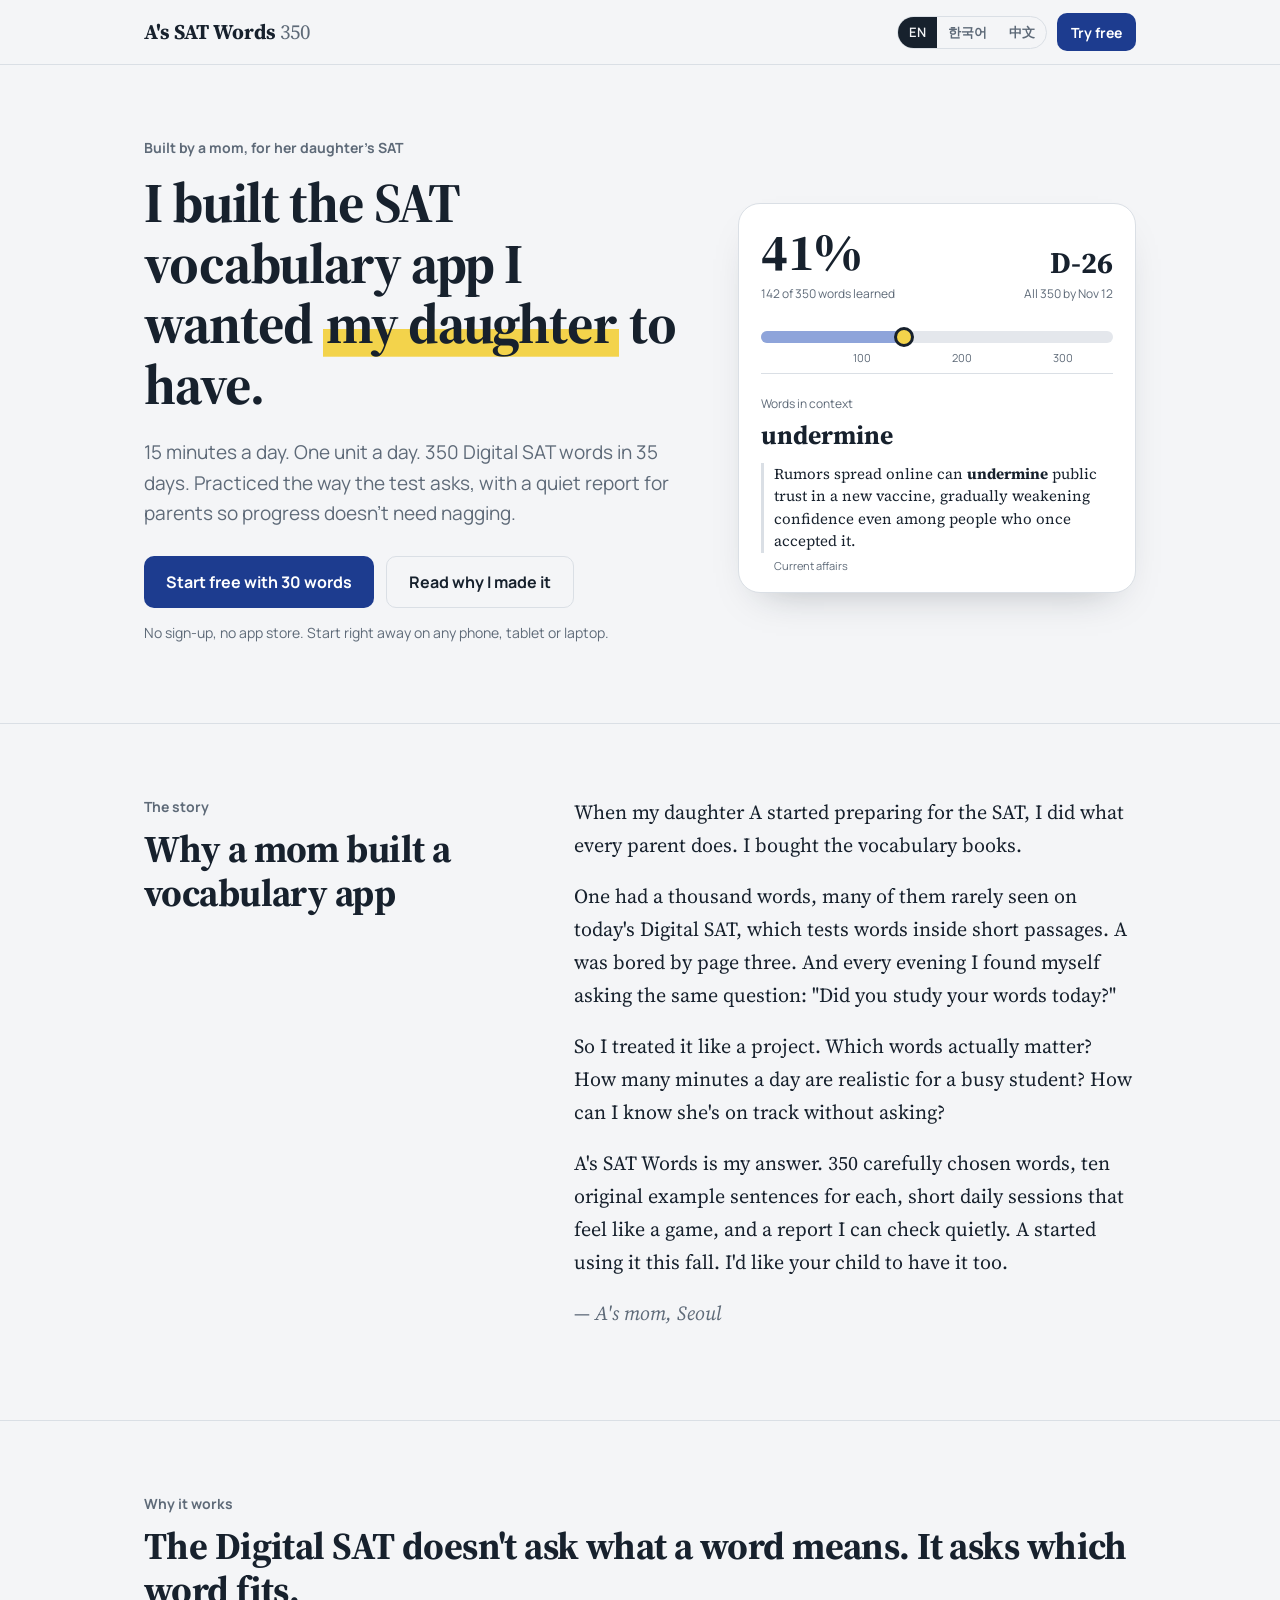
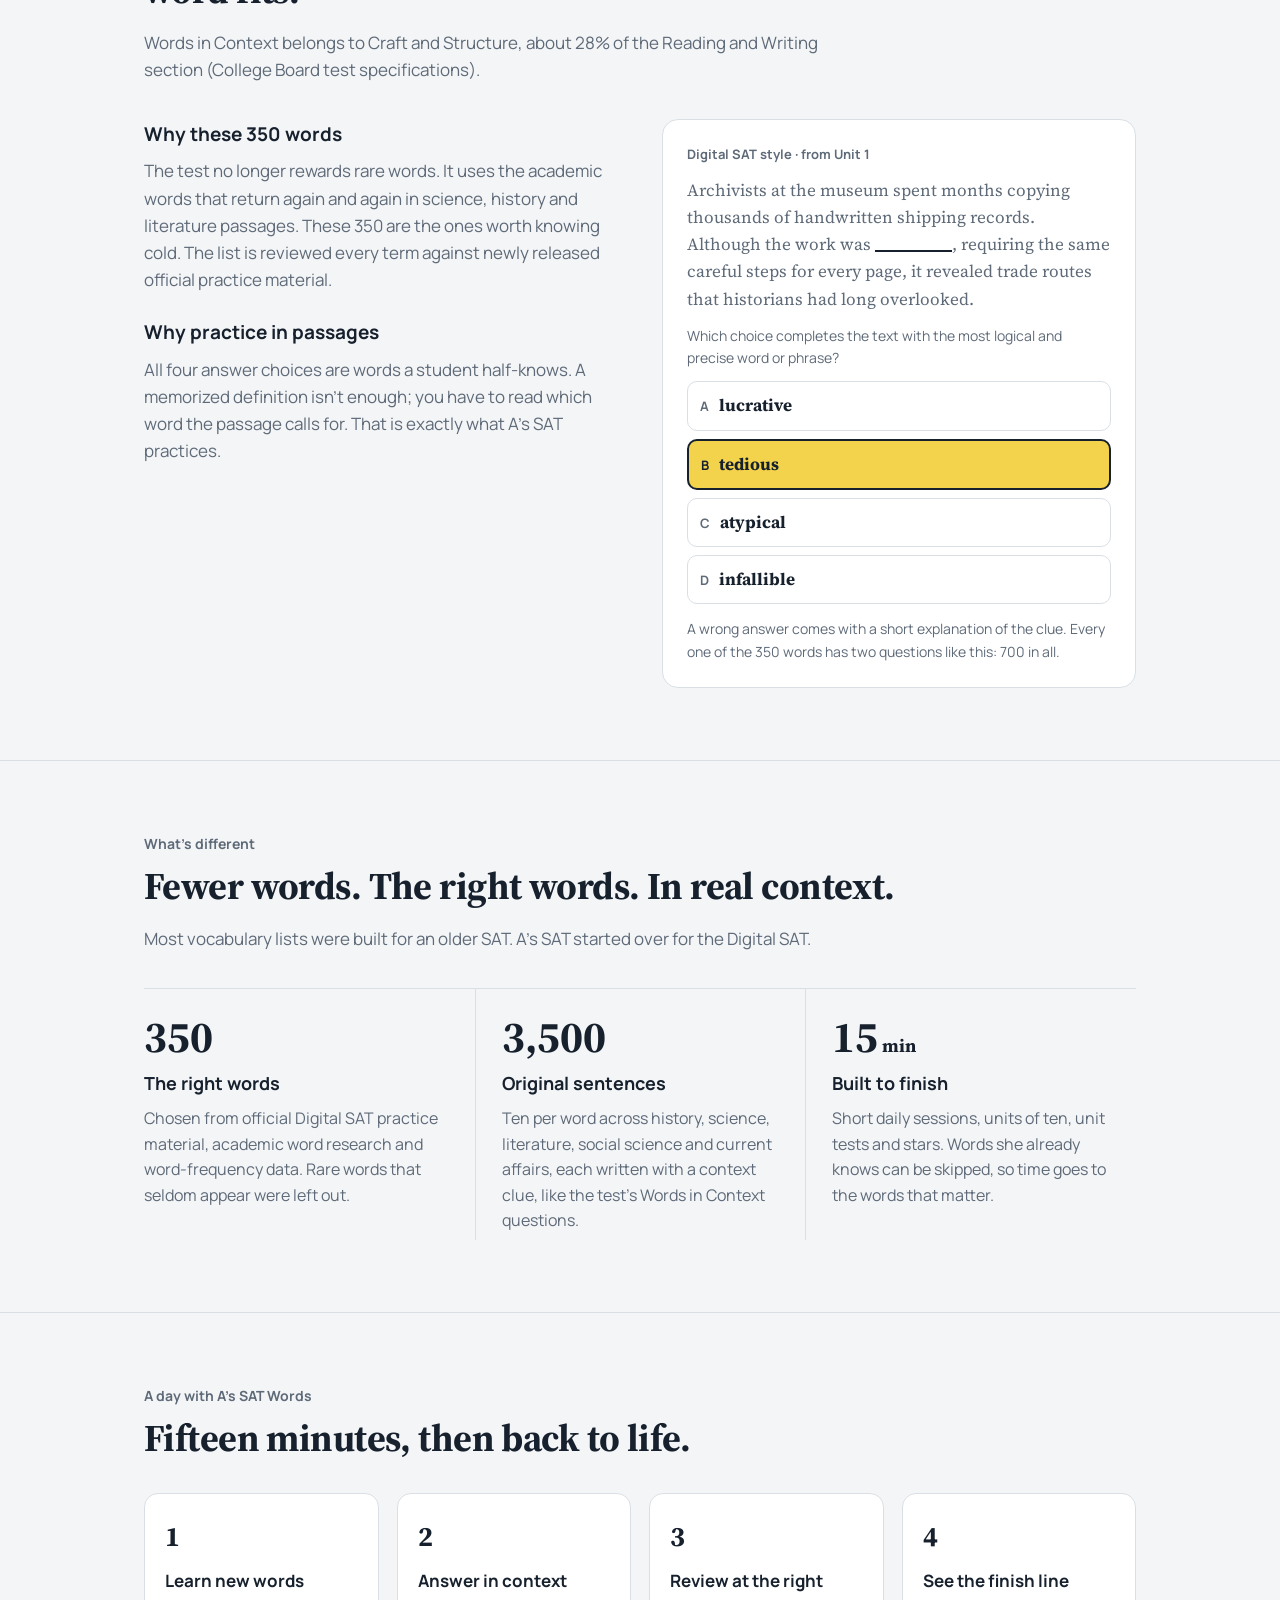
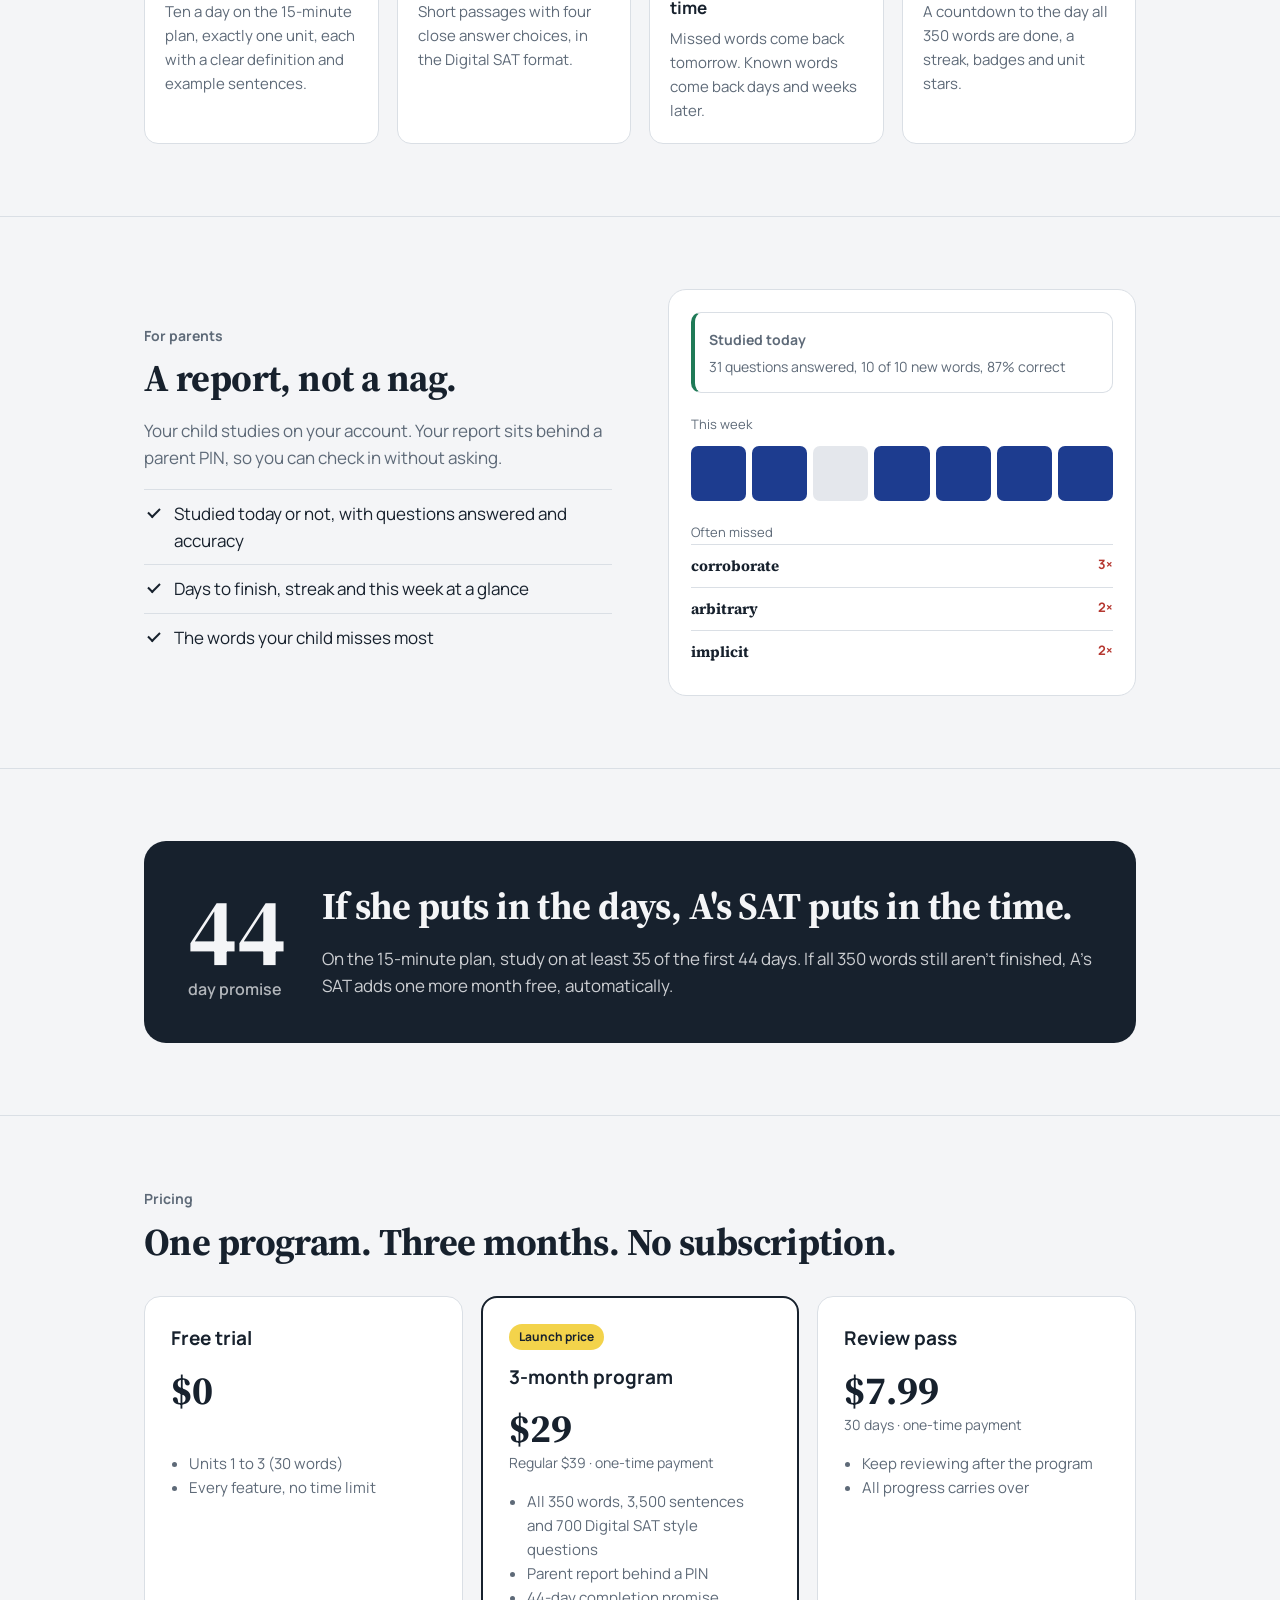
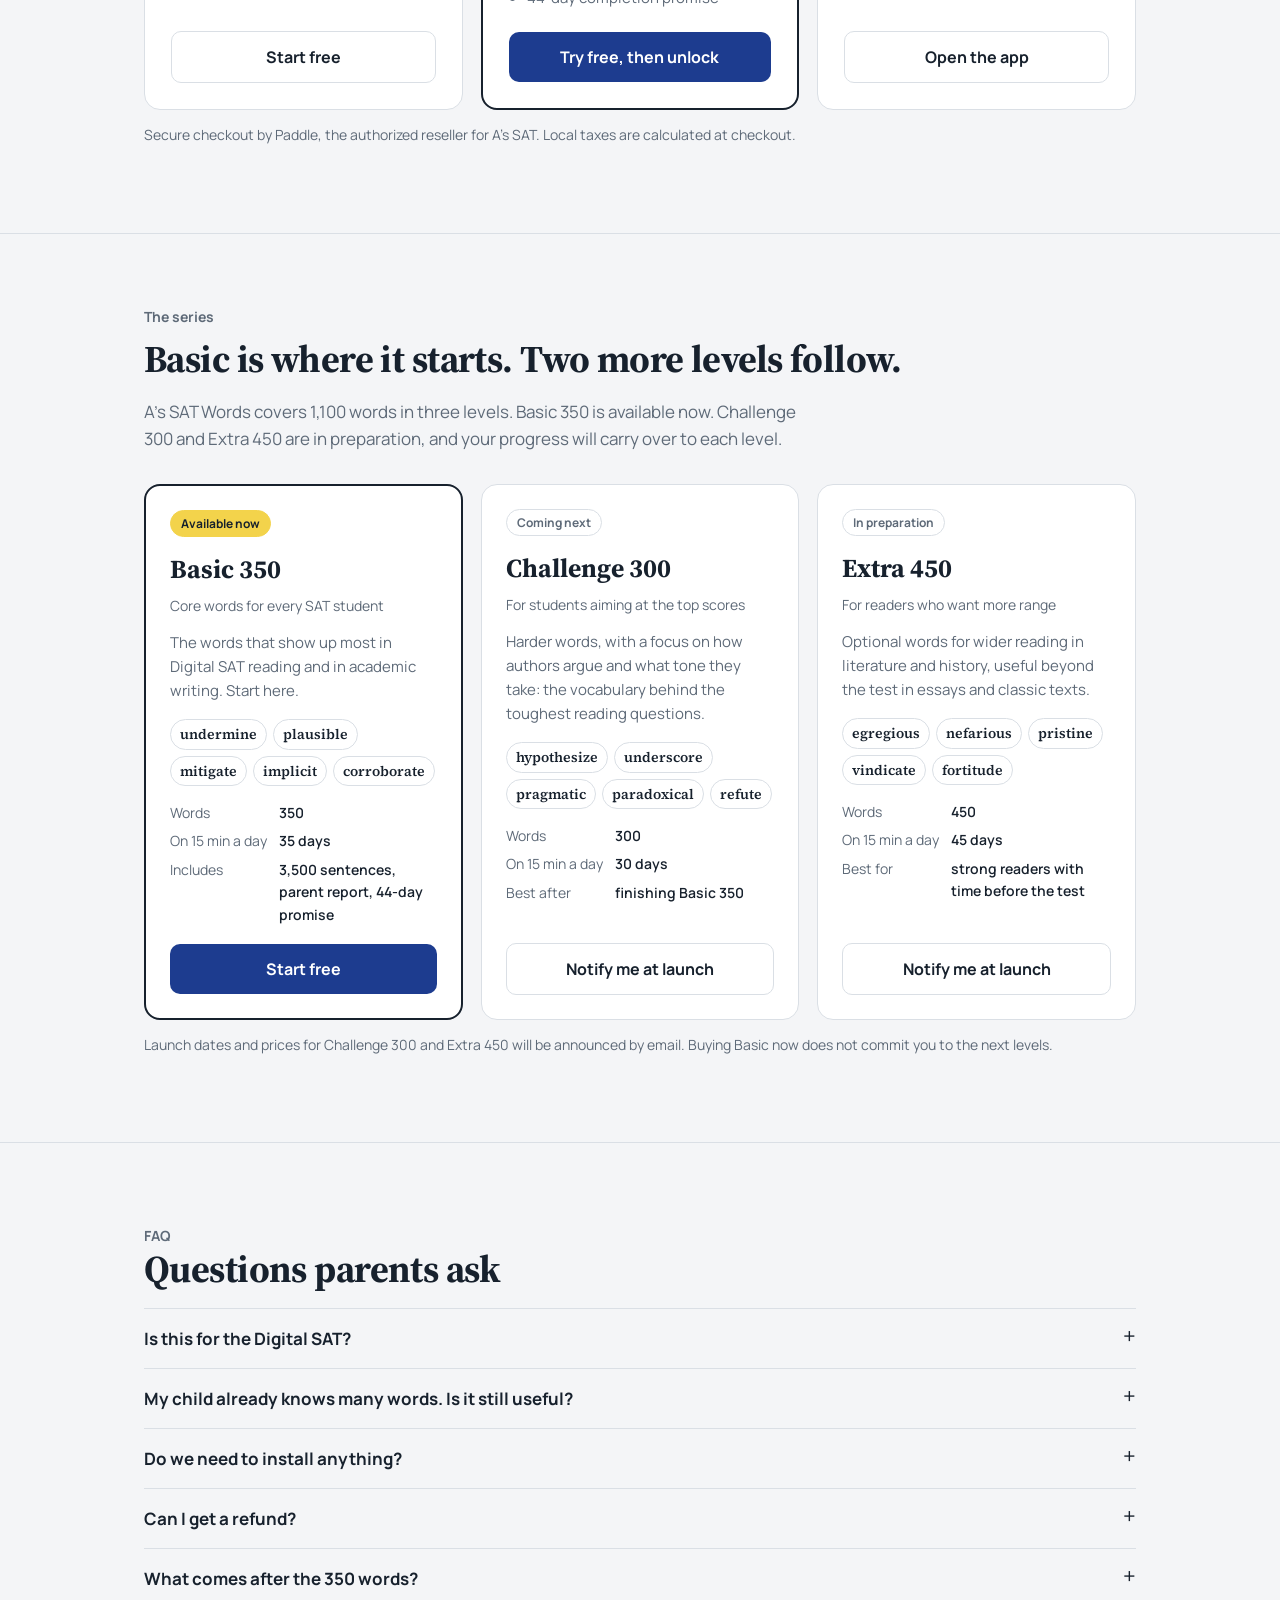
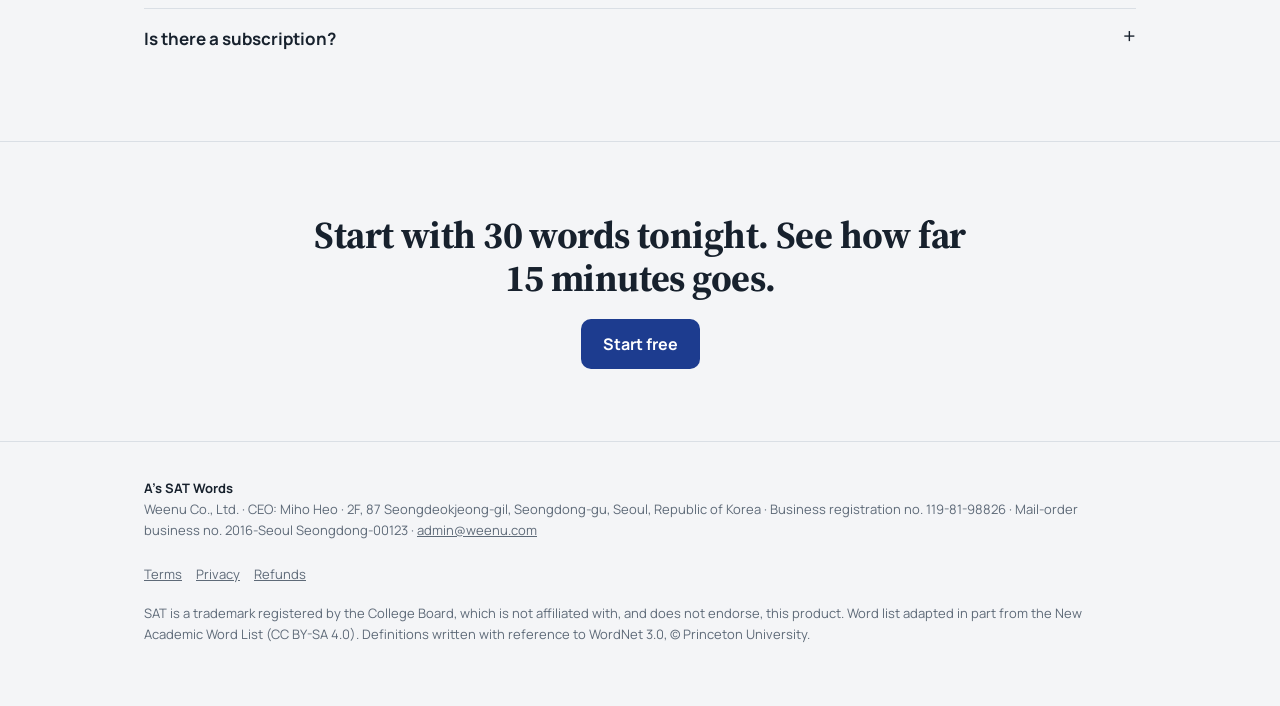
<file: public/index.html>
<!DOCTYPE html>
<html lang="en" data-lang="en" translate="no">
<head>
<meta charset="utf-8">
<meta name="viewport" content="width=device-width, initial-scale=1, viewport-fit=cover">
<meta name="google" content="notranslate">
<title>A's SAT Words · Built by a mom for her daughter's SAT</title>
<meta name="description" content="350 Digital SAT words, 15 minutes a day, finished in 35 days. A vocabulary app a mom built for her daughter, with a quiet progress report for parents.">
<meta property="og:title" content="A's SAT Words">
<meta property="og:description" content="I built the SAT vocabulary app I wanted my daughter to have.">
<link rel="manifest" href="/manifest.webmanifest">
<link rel="icon" href="/icon-192.png">
<link rel="apple-touch-icon" href="/icon-192.png">
<meta name="theme-color" content="#17212D">
<link rel="preconnect" href="https://fonts.googleapis.com">
<link rel="preconnect" href="https://fonts.gstatic.com" crossorigin>
<link href="https://fonts.googleapis.com/css2?family=Manrope:wght@400;500;600;700&family=Source+Serif+4:ital,opsz,wght@0,8..60,400;0,8..60,600;0,8..60,700;1,8..60,400&display=swap" rel="stylesheet">
<style>
:root{
  --bg:#F4F5F7;--surface:#FFFFFF;--ink:#17212D;--muted:#5E6A78;--rule:#DADFE5;
  --mark:#F3D34B;--accent:#1D3C8F;--accent-ink:#FFFFFF;--l0:#E4E7EC;--l2:#8EA4DA;--l4:#1D3C8F;
  --serif:"Source Serif 4",Georgia,"Times New Roman",serif;
  --sans:"Manrope",system-ui,-apple-system,"Segoe UI",Roboto,"Apple SD Gothic Neo","Malgun Gothic","PingFang SC","Microsoft YaHei","Noto Sans SC",sans-serif;
  box-sizing:border-box;padding-top:env(safe-area-inset-top,0px);padding-bottom:env(safe-area-inset-bottom,0px);
}
@media (prefers-color-scheme:dark){:root:not([data-theme="light"]){--bg:#10151C;--surface:#18202A;--ink:#E7EBF0;--muted:#97A3B1;--rule:#2B3542;--mark:rgba(243,211,75,.4);--accent:#8EA8F2;--accent-ink:#10151C;--l0:#222C38;--l2:#3E5896;--l4:#8EA8F2}}
:root[data-theme="dark"]{--bg:#10151C;--surface:#18202A;--ink:#E7EBF0;--muted:#97A3B1;--rule:#2B3542;--mark:rgba(243,211,75,.4);--accent:#8EA8F2;--accent-ink:#10151C;--l0:#222C38;--l2:#3E5896;--l4:#8EA8F2}
*,*::before,*::after{box-sizing:inherit}
html{scroll-behavior:smooth;scroll-padding-top:calc(64px + env(safe-area-inset-top,0px))}
body{margin:0;background:var(--bg);color:var(--ink);font-family:var(--sans);font-size:17px;line-height:1.6;-webkit-font-smoothing:antialiased}
html[data-lang="en"] [lang="ko"],html[data-lang="en"] [lang="zh"],html[data-lang="ko"] [lang="en"],html[data-lang="ko"] [lang="zh"],html[data-lang="zh"] [lang="en"],html[data-lang="zh"] [lang="ko"]{display:none!important}
a{color:inherit}
.wrap{max-width:1040px;margin:0 auto;padding:0 24px}
header{position:sticky;top:env(safe-area-inset-top,0px);z-index:10;background:var(--bg);border-bottom:1px solid var(--rule)}
.bar{display:flex;align-items:center;justify-content:space-between;height:64px;gap:12px}
.brand{font-family:var(--serif);font-weight:700;font-size:21px;text-decoration:none;white-space:nowrap}
.brand span{color:var(--muted);font-weight:400}
.navr{display:flex;align-items:center;gap:10px}
.lang{display:inline-flex;border:1px solid var(--rule);border-radius:999px;overflow:hidden}
.lang button{border:0;background:transparent;color:var(--muted);font:600 13px var(--sans);padding:6px 11px;cursor:pointer}
.lang button[aria-pressed="true"]{background:var(--ink);color:var(--bg)}
.btn{display:inline-flex;align-items:center;justify-content:center;gap:8px;border:0;border-radius:10px;padding:14px 22px;font:700 16px var(--sans);cursor:pointer;background:var(--accent);color:var(--accent-ink);text-decoration:none;min-height:48px}
.btn.sm{padding:9px 14px;min-height:38px;font-size:14px}
.btn.ghost{background:transparent;color:var(--ink);border:1px solid var(--rule)}
:focus-visible{outline:2px solid var(--accent);outline-offset:2px}
.hl{background-image:linear-gradient(var(--mark),var(--mark));background-repeat:no-repeat;background-position:0 88%;background-size:100% 36%;padding:0 3px}
/* hero */
.hero{display:grid;grid-template-columns:1.15fr .85fr;gap:56px;align-items:center;padding-top:72px;padding-bottom:64px}
.eyebrow{font-size:14px;font-weight:700;color:var(--muted);margin:0 0 14px}
h1{font-family:var(--serif);font-weight:700;font-size:clamp(34px,5.2vw,56px);line-height:1.08;letter-spacing:-.02em;margin:0}
.lede{font-size:19px;color:var(--muted);margin:22px 0 28px;max-width:34em}
.ctas{display:flex;gap:12px;flex-wrap:wrap}
.fine{font-size:14px;color:var(--muted);margin-top:14px}
/* phone card mock */
.mock{background:var(--surface);border:1px solid var(--rule);border-radius:22px;padding:22px 22px 18px;box-shadow:0 18px 40px -24px rgba(23,33,45,.35)}
.mock .top{display:flex;justify-content:space-between;align-items:flex-end}
.mock b.big{font-family:var(--serif);font-size:52px;line-height:1;display:block}
.mock b.dd{font-family:var(--serif);font-size:30px;line-height:1;display:block;text-align:right}
.mock small{font-size:12px;color:var(--muted)}
.trk{position:relative;height:12px;border-radius:6px;background:var(--l0);margin:26px 0 30px}
.trk i{position:absolute;left:0;top:0;bottom:0;border-radius:6px;background:var(--l2);width:0;transition:width 1.4s cubic-bezier(.2,.8,.2,1)}
.trk em{position:absolute;top:50%;width:20px;height:20px;border-radius:50%;background:var(--mark);border:3px solid var(--ink);transform:translate(-50%,-50%);left:0;transition:left 1.4s cubic-bezier(.2,.8,.2,1)}
.trk span{position:absolute;top:18px;font-size:11px;color:var(--muted);transform:translateX(-50%)}
.mock .word{border-top:1px solid var(--rule);padding-top:14px}
.mock .word>b{font-family:var(--serif);font-size:26px}.mock .word p b{font-weight:700}
.mock .word p{font-family:var(--serif);margin:6px 0 0;font-size:15px;line-height:1.5;border-left:3px solid var(--rule);padding-left:10px}
.mock .field{font-size:11px;color:var(--muted);margin-top:4px;padding-left:13px}
@media (prefers-reduced-motion:reduce){.trk i,.trk em{transition:none}}
/* sections */
section{padding:72px 0;border-top:1px solid var(--rule)}
h2{font-family:var(--serif);font-weight:700;font-size:clamp(28px,3.6vw,38px);line-height:1.15;letter-spacing:-.015em;margin:0 0 16px}
.kicker{font-size:14px;font-weight:700;color:var(--muted);margin:0 0 10px}
.sub{color:var(--muted);max-width:40em;margin:0}
.letter{display:grid;grid-template-columns:.8fr 1.2fr;gap:56px}
.letter .body p{font-family:var(--serif);font-size:20px;line-height:1.65;margin:0 0 18px}
.letter .sig{font-family:var(--serif);font-style:italic;color:var(--muted);font-size:18px}
html[lang="ko"] body{word-break:keep-all;overflow-wrap:break-word}
.why{display:grid;grid-template-columns:1fr 1fr;gap:44px;margin-top:36px;align-items:start}
.why h3{font-size:19px;margin:0 0 8px}.why>div>p{color:var(--muted);margin:0 0 24px}
.sample{background:var(--surface);border:1px solid var(--rule);border-radius:16px;padding:24px}
.sample .lab{font-size:13px;font-weight:700;color:var(--muted);margin:0 0 12px}
.sample .psg{font-family:var(--serif);font-size:17px;line-height:1.6;margin:0}
.sample .blank{display:inline-block;min-width:4.5em;border-bottom:2px solid var(--ink);height:1em;vertical-align:-2px}
.sample .ask{font-size:14px;color:var(--muted);margin:12px 0}
.sample ol{list-style:none;padding:0;margin:0;display:grid;gap:8px}
.sample li{border:1px solid var(--rule);border-radius:10px;padding:10px 12px;font-family:var(--serif);font-weight:700;display:flex;gap:10px;align-items:baseline}
.sample li span{font-family:var(--sans);font-weight:700;font-size:13px;color:var(--muted)}
.sample li.ok{border:2px solid var(--ink);background:var(--mark)}.sample li.ok span{color:inherit}
.sample .cap{font-size:14px;color:var(--muted);margin:14px 0 0}
@media (max-width:860px){.why{grid-template-columns:1fr;gap:28px}}
.grid3{display:grid;grid-template-columns:repeat(3,1fr);gap:0;margin-top:36px;border-top:1px solid var(--rule)}
.grid3>div{padding:26px 26px 6px 0}.grid3>div+div{padding-left:26px;border-left:1px solid var(--rule)}
.grid3 b.n{font-family:var(--serif);font-size:44px;line-height:1;display:block;margin-bottom:10px}
.grid3 h3{font-size:18px;margin:0 0 8px}.grid3 p{color:var(--muted);margin:0;font-size:16px}
.steps{counter-reset:s;display:grid;grid-template-columns:repeat(4,1fr);gap:18px;margin-top:32px}
.step{background:var(--surface);border:1px solid var(--rule);border-radius:14px;padding:20px}
.step::before{counter-increment:s;content:counter(s);font-family:var(--serif);font-weight:700;font-size:28px;display:block;margin-bottom:8px}
.step h3{font-size:17px;margin:0 0 6px}.step p{margin:0;color:var(--muted);font-size:15px}
.parent{display:grid;grid-template-columns:1fr 1fr;gap:56px;align-items:center}
.report{background:var(--surface);border:1px solid var(--rule);border-radius:18px;padding:22px}
.report .st{border:1px solid var(--rule);border-left:4px solid #1F7A57;border-radius:10px;padding:12px 14px;margin-bottom:16px}
.report .st b{display:block}.report .st span{font-size:14px;color:var(--muted)}
.report .wk{display:grid;grid-template-columns:repeat(7,1fr);gap:6px;margin:10px 0 16px}
.report .wk i{aspect-ratio:1;border-radius:7px;background:var(--l0);display:block}.report .wk i.on{background:var(--l4)}
.report .miss{display:flex;justify-content:space-between;border-top:1px solid var(--rule);padding:9px 0;font-size:15px}
.report .miss b{font-family:var(--serif)}.report .miss span{color:#B5362F;font-weight:700;font-size:13px}
ul.checks{list-style:none;padding:0;margin:18px 0 0}
ul.checks li{padding:10px 0 10px 30px;border-top:1px solid var(--rule);position:relative}
ul.checks li::before{content:"";position:absolute;left:4px;top:18px;width:12px;height:7px;border-left:2.5px solid var(--ink);border-bottom:2.5px solid var(--ink);transform:rotate(-45deg)}
.promise{background:var(--ink);color:var(--bg);border-radius:22px;padding:44px;display:grid;grid-template-columns:auto 1fr;gap:36px;align-items:center}
.promise .num{font-family:var(--serif);font-weight:700;font-size:96px;line-height:.9}
.promise .num small{display:block;font-size:16px;font-family:var(--sans);font-weight:600;opacity:.7;margin-top:8px}
.promise h2{color:var(--bg)}.promise p{margin:0;opacity:.82}
.prices{display:grid;grid-template-columns:repeat(3,1fr);gap:18px;margin-top:32px;align-items:stretch}
.card{background:var(--surface);border:1px solid var(--rule);border-radius:16px;padding:26px;display:flex;flex-direction:column}
.card.main{border:2px solid var(--ink)}
.card .tag{font-size:12px;font-weight:700;background:var(--mark);color:#17212D;border-radius:999px;padding:3px 10px;align-self:flex-start;margin-bottom:12px}
.card h3{font-size:19px;margin:0}
.card .price{font-family:var(--serif);font-weight:700;font-size:40px;line-height:1.1;margin:14px 0 2px}
.card .was{font-size:14px;color:var(--muted)}
.card ul{padding-left:18px;margin:16px 0 22px;color:var(--muted);font-size:15px;flex:1}
.faq details{border-top:1px solid var(--rule);padding:16px 0}
.faq summary{cursor:pointer;font-weight:700;font-size:17px;list-style:none;display:flex;justify-content:space-between;gap:16px}
.faq summary::after{content:"+";font-weight:400;font-size:22px;line-height:1}
.faq details[open] summary::after{content:"–"}
.faq p{color:var(--muted);margin:10px 0 0}
.final{text-align:center}
.final h2{max-width:18em;margin:0 auto 18px}
footer{border-top:1px solid var(--rule);padding:36px 0 48px;font-size:13px;color:var(--muted)}
footer .row{display:flex;justify-content:space-between;gap:24px;flex-wrap:wrap}
footer a{margin-right:14px}
@media (max-width:860px){
  .hero,.letter,.parent{grid-template-columns:1fr;gap:36px}.hero{padding-top:44px;padding-bottom:48px}
  .grid3{grid-template-columns:1fr}.grid3>div+div{padding-left:0;border-left:0;border-top:1px solid var(--rule)}
  .steps{grid-template-columns:1fr 1fr}.prices{grid-template-columns:1fr}
  .promise{grid-template-columns:1fr;padding:30px;gap:18px}.promise .num{font-size:72px}
  section{padding:56px 0}
}
@media (max-width:520px){.steps{grid-template-columns:1fr}.navr .btn{display:none}.letter .body p{font-size:18px}}
.series{display:grid;grid-template-columns:repeat(3,1fr);gap:18px;margin-top:32px}
.ser{background:var(--surface);border:1px solid var(--rule);border-radius:16px;padding:24px;display:flex;flex-direction:column}
.ser.now{border:2px solid var(--ink)}
.ser .st{font-size:12px;font-weight:700;border-radius:999px;padding:3px 10px;align-self:flex-start;margin-bottom:12px;border:1px solid var(--rule);color:var(--muted)}
.ser.now .st{background:var(--mark);border-color:var(--mark);color:#17212D}
.ser h3{font-family:var(--serif);font-size:26px;margin:0}
.ser .meta{font-size:14px;color:var(--muted);margin:4px 0 14px}
.ser p{margin:0 0 12px;font-size:15px;color:var(--muted)}
.ser .wds{display:flex;flex-wrap:wrap;gap:6px;margin:4px 0 16px}
.ser .wds span.w{font-family:var(--serif);font-weight:600;font-size:14px;padding:3px 9px;border:1px solid var(--rule);border-radius:999px;color:var(--ink)}
.ser dl{display:grid;grid-template-columns:auto 1fr;gap:6px 12px;margin:0 0 18px;font-size:14px}
.ser dt{color:var(--muted)}.ser dd{margin:0;font-weight:600}
.ser .btn{margin-top:auto}
@media (max-width:860px){.series{grid-template-columns:1fr}}
</style>
</head>
<body>
<header><div class="wrap bar">
  <a class="brand" href="#top">A's SAT Words <span>350</span></a>
  <div class="navr">
    <div class="lang" role="group" aria-label="Language"><button data-setlang="en" aria-pressed="true">EN</button><button data-setlang="ko" aria-pressed="false">한국어</button><button data-setlang="zh" aria-pressed="false">中文</button></div>
    <a class="btn sm" href="/app/"><span lang="en">Try free</span><span lang="ko">무료 체험</span><span lang="zh">免费试用</span></a>
  </div>
</div></header>

<main id="top">
<div class="wrap hero">
  <div>
    <p class="eyebrow"><span lang="en">Built by a mom, for her daughter's SAT</span><span lang="ko">SAT를 준비하는 딸을 위해, 엄마가 만든 앱</span><span lang="zh">一位妈妈，为准备SAT的女儿而做</span></p>
    <h1><span lang="en">I built the SAT vocabulary app I wanted <span class="hl">my daughter</span> to have.</span><span lang="ko">딸에게 꼭 주고 싶었던 <span class="hl">SAT 단어 앱</span>, 직접 만들었습니다.</span><span lang="zh">我为女儿做了一款我一直想给她的<span class="hl">SAT词汇应用</span>。</span></h1>
    <p class="lede"><span lang="en">15 minutes a day. One unit a day. 350 Digital SAT words in 35 days. Practiced the way the test asks, with a quiet report for parents so progress doesn't need nagging.</span><span lang="ko">하루 15분, 하루 1유닛. 35일이면 Digital SAT 핵심 350단어를 끝냅니다. 시험이 묻는 방식 그대로 연습하고, 부모님께는 잔소리 대신 조용한 진도 리포트를 드립니다.</span><span lang="zh">每天15分钟，每天一个单元，35天学完机考SAT（Digital SAT）核心350词。按考试的出题方式练习，并给家长一份安静的进度报告，不用再催促。</span></p>
    <div class="ctas">
      <a class="btn" href="/app/"><span lang="en">Start free with 30 words</span><span lang="ko">30단어 무료로 시작하기</span><span lang="zh">免费开始：先学30个单词</span></a>
      <a class="btn ghost" href="#story"><span lang="en">Read why I made it</span><span lang="ko">이 앱을 만든 이유</span><span lang="zh">我为什么做这款应用</span></a>
    </div>
    <p class="fine"><span lang="en">No sign-up, no app store. Start right away on any phone, tablet or laptop.</span><span lang="ko">가입도 설치도 필요 없습니다. 휴대폰, 태블릿, 노트북에서 바로 시작하세요.</span><span lang="zh">无需注册，无需下载。手机、平板、电脑都能马上开始。</span></p>
  </div>
  <div class="mock" aria-hidden="true">
    <div class="top"><div><b class="big" id="pct">0%</b><small><span lang="en">142 of 350 words learned</span><span lang="ko">350단어 중 142단어 학습</span><span lang="zh">已学350个单词中的142个</span></small></div>
      <div><b class="dd">D-26</b><small><span lang="en">All 350 by Nov 12</span><span lang="ko">11월 12일 완주 예정</span><span lang="zh">预计11月12日学完全部350个</span></small></div></div>
    <div class="trk"><i id="fill"></i><em id="dot"></em><span style="left:28.6%">100</span><span style="left:57.1%">200</span><span style="left:85.7%">300</span></div>
    <div class="word"><small><span lang="en">Words in context</span><span lang="ko">문맥 속 단어</span><span lang="zh">语境中的单词</span></small><br><b>undermine</b>
      <p>Rumors spread online can <b>undermine</b> public trust in a new vaccine, gradually weakening confidence even among people who once accepted it.</p>
      <div class="field">Current affairs</div></div>
  </div>
</div>

<section id="story"><div class="wrap letter">
  <div><p class="kicker"><span lang="en">The story</span><span lang="ko">이야기</span><span lang="zh">故事</span></p>
    <h2><span lang="en">Why a mom built a vocabulary app</span><span lang="ko">엄마가 단어 앱을 만든 이유</span><span lang="zh">一位妈妈为什么要做词汇应用</span></h2></div>
  <div class="body">
    <p lang="en">When my daughter A started preparing for the SAT, I did what every parent does. I bought the vocabulary books.</p>
    <p lang="en">One had a thousand words, many of them rarely seen on today's Digital SAT, which tests words inside short passages. A was bored by page three. And every evening I found myself asking the same question: "Did you study your words today?"</p>
    <p lang="en">So I treated it like a project. Which words actually matter? How many minutes a day are realistic for a busy student? How can I know she's on track without asking?</p>
    <p lang="en">A's SAT Words is my answer. 350 carefully chosen words, ten original example sentences for each, short daily sessions that feel like a game, and a report I can check quietly. A started using it this fall. I'd like your child to have it too.</p>
    <p lang="ko">딸 A가 SAT 준비를 시작했을 때, 저도 다른 부모님들처럼 단어책부터 샀습니다.</p><p lang="zh">女儿A开始准备SAT时，我和其他家长一样，先去买了词汇书。</p>
    <p lang="ko">천 개가 넘는 단어가 실린 책이었지만, 지문 속에서 단어를 묻는 지금의 Digital SAT에는 거의 나오지 않는 단어가 많았습니다. A는 세 페이지 만에 지루해했고, 저는 매일 저녁 같은 질문을 반복했습니다. "오늘 단어 외웠니?"</p><p lang="zh">其中一本收录了上千个单词，但很多词在如今以短文考查词汇的机考SAT中很少出现。A翻到第三页就觉得无聊了。而我每天晚上都在重复同一个问题：“今天背单词了吗？”</p>
    <p lang="ko">그래서 일처럼 접근해 보기로 했습니다. 정말 중요한 단어는 무엇인지, 바쁜 학생이 하루에 현실적으로 쓸 수 있는 시간은 몇 분인지, 묻지 않고도 잘 하고 있는지 알 방법은 없는지.</p><p lang="zh">于是我把它当成一个项目来做：哪些单词真正重要？一个忙碌的学生每天能坚持几分钟？怎样不用追问就知道她是否在进度上？</p>
    <p lang="ko">그 답이 A's SAT Words입니다. 신중하게 고른 350단어, 단어마다 새로 쓴 예문 10개, 게임처럼 가볍게 끝나는 하루 학습, 그리고 조용히 확인할 수 있는 부모 리포트. A는 올가을부터 이 앱으로 공부하고 있습니다. 여러분의 자녀에게도 전하고 싶습니다.</p><p lang="zh">A's SAT Words就是我的答案：精心挑选的350个单词，每个单词配10个原创例句，像游戏一样轻松的每日学习，以及一份我可以安静查看的报告。A从今年秋天开始用它学习。我也希望您的孩子能用上它。</p>
    <p class="sig"><span lang="en">— A's mom, Seoul</span><span lang="ko">— 서울에서, A의 엄마</span><span lang="zh">—— A的妈妈，于首尔</span></p>
  </div>
</div></section>

<section id="why"><div class="wrap">
  <p class="kicker"><span lang="en">Why it works</span><span lang="ko">왜 효과가 있나요</span><span lang="zh">为什么有效</span></p>
  <h2><span lang="en">The Digital SAT doesn't ask what a word means. It asks which word fits.</span><span lang="ko">Digital SAT는 단어 뜻을 묻지 않습니다. 지문의 빈칸을 묻습니다.</span><span lang="zh">机考SAT不问单词的意思，而是问哪个词最适合填进短文。</span></h2>
  <p class="sub"><span lang="en">Words in Context belongs to Craft and Structure, about 28% of the Reading and Writing section (College Board test specifications).</span><span lang="ko">Words in Context가 속한 Craft and Structure 영역은 Reading and Writing의 약 28%를 차지합니다 (College Board 시험 명세 기준).</span><span lang="zh">Words in Context所属的Craft and Structure部分，约占阅读与写作部分的28%（依据College Board考试说明）。</span></p>
  <div class="why">
    <div>
      <h3><span lang="en">Why these 350 words</span><span lang="ko">왜 이 350단어인가</span><span lang="zh">为什么是这350个词</span></h3>
      <p><span lang="en">The test no longer rewards rare words. It uses the academic words that return again and again in science, history and literature passages. These 350 are the ones worth knowing cold. The list is reviewed every term against newly released official practice material.</span><span lang="ko">지금의 SAT는 희귀한 단어를 묻지 않습니다. 과학, 역사, 문학 지문에 반복해서 나오는 학술 단어를 묻습니다. 350개는 그중 확실히 알아야 하는 단어입니다. 리스트는 새로 공개되는 공식 연습 자료를 기준으로 매 학기 점검합니다.</span><span lang="zh">现在的SAT不再考生僻词，而是考在科学、历史、文学短文中反复出现的学术词汇。这350个词，就是其中必须熟练掌握的。词表每学期会依据新公开的官方练习材料进行复核。</span></p>
      <h3><span lang="en">Why practice in passages</span><span lang="ko">왜 지문 속에서 연습하나</span><span lang="zh">为什么要在短文中练习</span></h3>
      <p><span lang="en">All four answer choices are words a student half-knows. A memorized definition isn't enough; you have to read which word the passage calls for. That is exactly what A's SAT practices.</span><span lang="ko">보기 네 개는 모두 어렴풋이 아는 단어입니다. 뜻을 외운 것만으로는 고를 수 없고, 지문이 어떤 단어를 요구하는지 읽어내야 합니다. A's SAT는 바로 그 연습을 합니다.</span><span lang="zh">四个选项都是学生似懂非懂的单词。只背释义选不出来，必须读出短文需要哪个词。A's SAT练的正是这一点。</span></p>
    </div>
    <div class="sample">
      <p class="lab"><span lang="en">Digital SAT style · from Unit 1</span><span lang="ko">Digital SAT 형식 · 1유닛 문제</span><span lang="zh">机考SAT题型 · 第1单元</span></p>
      <p class="psg">Archivists at the museum spent months copying thousands of handwritten shipping records. Although the work was <i class="blank"></i>, requiring the same careful steps for every page, it revealed trade routes that historians had long overlooked.</p>
      <p class="ask">Which choice completes the text with the most logical and precise word or phrase?</p>
      <ol><li><span>A</span>lucrative</li><li class="ok"><span>B</span>tedious</li><li><span>C</span>atypical</li><li><span>D</span>infallible</li></ol>
      <p class="cap"><span lang="en">A wrong answer comes with a short explanation of the clue. Every one of the 350 words has two questions like this: 700 in all.</span><span lang="ko">틀리면 어떤 단서를 놓쳤는지 짧은 해설이 나옵니다. 350단어 모두 이런 문제가 2개씩, 총 700문제입니다.</span><span lang="zh">答错时会显示简短解析，指出错过的线索。350个单词每个都有两道这样的题，共700道。</span></p>
    </div>
  </div>
</div></section>

<section><div class="wrap">
  <p class="kicker"><span lang="en">What's different</span><span lang="ko">무엇이 다른가요</span><span lang="zh">有什么不同</span></p>
  <h2><span lang="en">Fewer words. The right words. In real context.</span><span lang="ko">더 적게, 더 정확하게, 실제 문맥 속에서.</span><span lang="zh">更少的单词，更对的单词，放在真实语境里。</span></h2>
  <p class="sub"><span lang="en">Most vocabulary lists were built for an older SAT. A's SAT started over for the Digital SAT.</span><span lang="ko">대부분의 단어장은 예전 SAT에 맞춰져 있습니다. A's SAT는 Digital SAT에 맞춰 처음부터 다시 만들었습니다.</span><span lang="zh">大多数词汇书是为旧版SAT编写的。A's SAT针对机考SAT从头做起。</span></p>
  <div class="grid3">
    <div><b class="n">350</b><h3><span lang="en">The right words</span><span lang="ko">꼭 필요한 단어</span><span lang="zh">选对单词</span></h3><p><span lang="en">Chosen from official Digital SAT practice material, academic word research and word-frequency data. Rare words that seldom appear were left out.</span><span lang="ko">공식 Digital SAT 연습 자료, 학술 어휘 연구, 단어 빈도 데이터를 바탕으로 골랐습니다. 거의 나오지 않는 희귀 단어는 뺐습니다.</span><span lang="zh">根据官方机考SAT练习材料、学术词汇研究和词频数据挑选。很少出现的生僻词已被剔除。</span></p></div>
    <div><b class="n">3,500</b><h3><span lang="en">Original sentences</span><span lang="ko">새로 쓴 예문</span><span lang="zh">原创例句</span></h3><p><span lang="en">Ten per word across history, science, literature, social science and current affairs, each written with a context clue, like the test's Words in Context questions.</span><span lang="ko">단어마다 역사, 과학, 문학, 사회과학, 시사 분야 예문 10개. 시험의 Words in Context 문제처럼 문맥 단서를 담았습니다.</span><span lang="zh">每个单词10句，涵盖历史、科学、文学、社会科学和时事，每句都带有语境线索，就像考试中的Words in Context题目。</span></p></div>
    <div><b class="n">15<small style="font-size:18px"> min</small></b><h3><span lang="en">Built to finish</span><span lang="ko">끝까지 가는 설계</span><span lang="zh">为坚持到底而设计</span></h3><p><span lang="en">Short daily sessions, units of ten, unit tests and stars. Words she already knows can be skipped, so time goes to the words that matter.</span><span lang="ko">짧은 하루 학습, 10단어 유닛, 유닛 테스트와 별점. 이미 아는 단어는 건너뛰어 꼭 필요한 단어에만 시간을 씁니다.</span><span lang="zh">简短的每日学习、10词一个单元、单元测试和星星奖励。已经认识的单词可以跳过，时间只花在真正需要的单词上。</span></p></div>
  </div>
</div></section>

<section><div class="wrap">
  <p class="kicker"><span lang="en">A day with A's SAT Words</span><span lang="ko">하루 학습은 이렇게</span><span lang="zh">用A's SAT Words的一天</span></p>
  <h2><span lang="en">Fifteen minutes, then back to life.</span><span lang="ko">15분이면 끝납니다.</span><span lang="zh">十五分钟，然后回到生活。</span></h2>
  <div class="steps">
    <div class="step"><h3><span lang="en">Learn new words</span><span lang="ko">새 단어 배우기</span><span lang="zh">学习新单词</span></h3><p><span lang="en">Ten a day on the 15-minute plan, exactly one unit, each with a clear definition and example sentences.</span><span lang="ko">15분 플랜 기준 하루 10개, 딱 1유닛. 쉬운 정의와 예문이 함께 나옵니다.</span><span lang="zh">15分钟计划每天学10个，正好一个单元，每个都有清晰释义和例句。</span></p></div>
    <div class="step"><h3><span lang="en">Answer in context</span><span lang="ko">문맥 속에서 풀기</span><span lang="zh">在语境中作答</span></h3><p><span lang="en">Short passages with four close answer choices, in the Digital SAT format.</span><span lang="ko">짧은 지문과 헷갈리는 보기 네 개. Digital SAT 형식 그대로 풉니다.</span><span lang="zh">短文加四个相近的选项，与机考SAT题型一致。</span></p></div>
    <div class="step"><h3><span lang="en">Review at the right time</span><span lang="ko">잊기 전에 복습</span><span lang="zh">在对的时间复习</span></h3><p><span lang="en">Missed words come back tomorrow. Known words come back days and weeks later.</span><span lang="ko">틀린 단어는 다음 날, 맞힌 단어는 며칠에서 몇 주 뒤에 다시 나옵니다.</span><span lang="zh">答错的单词明天再出现，答对的单词几天或几周后再复习。</span></p></div>
    <div class="step"><h3><span lang="en">See the finish line</span><span lang="ko">결승선 보기</span><span lang="zh">看见终点线</span></h3><p><span lang="en">A countdown to the day all 350 words are done, a streak, badges and unit stars.</span><span lang="ko">350단어 완주까지의 D-day, 연속 학습일, 배지와 유닛 별.</span><span lang="zh">学完350个单词的倒计时、连续学习天数、徽章和单元星星。</span></p></div>
  </div>
</div></section>

<section><div class="wrap parent">
  <div>
    <p class="kicker"><span lang="en">For parents</span><span lang="ko">부모님을 위해</span><span lang="zh">给家长</span></p>
    <h2><span lang="en">A report, not a nag.</span><span lang="ko">잔소리 대신, 리포트.</span><span lang="zh">是报告，不是唠叨。</span></h2>
    <p class="sub"><span lang="en">Your child studies on your account. Your report sits behind a parent PIN, so you can check in without asking.</span><span lang="ko">자녀는 부모님 계정으로 공부하고, 리포트는 부모 PIN으로 보호됩니다. 묻지 않아도 확인할 수 있습니다.</span><span lang="zh">孩子用您的账号学习，报告由家长PIN码保护，不用追问也能随时查看。</span></p>
    <ul class="checks">
      <li><span lang="en">Studied today or not, with questions answered and accuracy</span><span lang="ko">오늘 공부했는지, 푼 문제 수와 정답률</span><span lang="zh">今天是否学习，答题数量和正确率</span></li>
      <li><span lang="en">Days to finish, streak and this week at a glance</span><span lang="ko">완주까지 남은 날, 연속 학습일, 이번 주 기록</span><span lang="zh">距离学完的天数、连续学习天数和本周记录</span></li>
      <li><span lang="en">The words your child misses most</span><span lang="ko">자녀가 가장 자주 틀리는 단어</span><span lang="zh">孩子最常答错的单词</span></li>
    </ul>
  </div>
  <div class="report" aria-hidden="true">
    <div class="st"><b><span lang="en">Studied today</span><span lang="ko">오늘 공부 완료</span><span lang="zh">今日已学习</span></b><span><span lang="en">31 questions answered, 10 of 10 new words, 87% correct</span><span lang="ko">31문제 풀이, 새 단어 10/10, 정답률 87%</span><span lang="zh">已答31题，新单词10/10，正确率87%</span></span></div>
    <small style="color:var(--muted);font-size:13px"><span lang="en">This week</span><span lang="ko">이번 주</span><span lang="zh">本周</span></small>
    <div class="wk"><i class="on"></i><i class="on"></i><i></i><i class="on"></i><i class="on"></i><i class="on"></i><i class="on"></i></div>
    <small style="color:var(--muted);font-size:13px"><span lang="en">Often missed</span><span lang="ko">자주 틀리는 단어</span><span lang="zh">常错单词</span></small>
    <div class="miss"><b>corroborate</b><span>3×</span></div>
    <div class="miss"><b>arbitrary</b><span>2×</span></div>
    <div class="miss"><b>implicit</b><span>2×</span></div>
  </div>
</div></section>

<section><div class="wrap">
  <div class="promise">
    <div class="num">44<small><span lang="en">day promise</span><span lang="ko">일 완주 약속</span><span lang="zh">天承诺</span></small></div>
    <div>
      <h2><span lang="en">If she puts in the days, A's SAT puts in the time.</span><span lang="ko">꾸준히 하면, 시간은 A's SAT가 보장합니다.</span><span lang="zh">只要她坚持学习，时间由A's SAT来保证。</span></h2>
      <p><span lang="en">On the 15-minute plan, study on at least 35 of the first 44 days. If all 350 words still aren't finished, A's SAT adds one more month free, automatically.</span><span lang="ko">15분 플랜으로 처음 44일 중 35일 이상 공부했는데도 350단어를 다 끝내지 못했다면, 이용 기간을 1개월 무료로 자동 연장해 드립니다.</span><span lang="zh">按15分钟计划，在前44天中至少学习35天。如果仍未学完全部350个单词，A's SAT将自动免费延长一个月。</span></p>
    </div>
  </div>
</div></section>

<section id="pricing"><div class="wrap">
  <p class="kicker"><span lang="en">Pricing</span><span lang="ko">가격</span><span lang="zh">价格</span></p>
  <h2><span lang="en">One program. Three months. No subscription.</span><span lang="ko">하나의 프로그램, 3개월. 자동 결제 없음.</span><span lang="zh">一个课程，三个月，不自动续费。</span></h2>
  <div class="prices">
    <div class="card"><h3><span lang="en">Free trial</span><span lang="ko">무료 체험</span><span lang="zh">免费试用</span></h3>
      <div class="price"><span lang="en">$0</span><span lang="ko">0원</span><span lang="zh">$0</span></div><div class="was">&nbsp;</div>
      <ul><li><span lang="en">Units 1 to 3 (30 words)</span><span lang="ko">1~3유닛 (30단어)</span><span lang="zh">第1至3单元（30个单词）</span></li><li><span lang="en">Every feature, no time limit</span><span lang="ko">모든 기능, 기간 제한 없음</span><span lang="zh">全部功能，不限时间</span></li></ul>
      <a class="btn ghost" href="/app/"><span lang="en">Start free</span><span lang="ko">무료로 시작</span><span lang="zh">免费开始</span></a></div>
    <div class="card main"><span class="tag"><span lang="en">Launch price</span><span lang="ko">출시 기념가</span><span lang="zh">上线优惠价</span></span><h3><span lang="en">3-month program</span><span lang="ko">3개월 프로그램</span><span lang="zh">三个月课程</span></h3>
      <div class="price"><span lang="en">$29</span><span lang="ko">39,000원</span><span lang="zh">$29</span></div><div class="was"><span lang="en">Regular $39 · one-time payment</span><span lang="ko">정가 49,000원 · 1회 결제</span><span lang="zh">原价 $39 · 一次性付款</span></div>
      <ul><li><span lang="en">All 350 words, 3,500 sentences and 700 Digital SAT style questions</span><span lang="ko">350단어 전체, 예문 3,500개, 실전형 문제 700개</span><span lang="zh">全部350个单词、3,500个例句和700道机考SAT题型练习</span></li><li><span lang="en">Parent report behind a PIN</span><span lang="ko">부모 PIN으로 보호되는 리포트</span><span lang="zh">PIN码保护的家长报告</span></li><li><span lang="en">44-day completion promise</span><span lang="ko">44일 완주 약속</span><span lang="zh">44天学完承诺</span></li></ul>
      <a class="btn" href="/app/"><span lang="en">Try free, then unlock</span><span lang="ko">무료 체험 후 결제</span><span lang="zh">先免费试用，再解锁</span></a></div>
    <div class="card"><h3><span lang="en">Review pass</span><span lang="ko">복습 연장권</span><span lang="zh">复习延长卡</span></h3>
      <div class="price"><span lang="en">$7.99</span><span lang="ko">9,900원</span><span lang="zh">$7.99</span></div><div class="was"><span lang="en">30 days · one-time payment</span><span lang="ko">30일 · 1회 결제</span><span lang="zh">30天 · 一次性付款</span></div>
      <ul><li><span lang="en">Keep reviewing after the program</span><span lang="ko">프로그램 종료 후에도 복습 계속</span><span lang="zh">课程结束后继续复习</span></li><li><span lang="en">All progress carries over</span><span lang="ko">학습 기록 그대로 유지</span><span lang="zh">学习记录完整保留</span></li></ul>
      <a class="btn ghost" href="/app/"><span lang="en">Open the app</span><span lang="ko">앱 열기</span><span lang="zh">打开应用</span></a></div>
  </div>
  <p class="fine"><span lang="en">Secure checkout by Paddle, the authorized reseller for A's SAT. Local taxes are calculated at checkout.</span><span lang="ko">결제는 A's SAT의 판매 대행사 Paddle이 안전하게 처리하며, 국가별 세금은 결제 화면에서 계산됩니다.</span><span lang="zh">由A's SAT的授权经销商Paddle提供安全支付，各国税费在结账时计算。</span></p>
</div></section>

<section id="series"><div class="wrap">
  <p class="kicker"><span lang="en">The series</span><span lang="ko">시리즈</span><span lang="zh">系列</span></p>
  <h2><span lang="en">Basic is where it starts. Two more levels follow.</span><span lang="ko">Basic에서 시작합니다. 다음 단계가 두 개 더 있습니다.</span><span lang="zh">从Basic开始，之后还有两个进阶级别。</span></h2>
  <p class="sub"><span lang="en">A's SAT Words covers 1,100 words in three levels. Basic 350 is available now. Challenge 300 and Extra 450 are in preparation, and your progress will carry over to each level.</span><span lang="ko">A's SAT Words는 총 1,100단어를 세 단계로 나눕니다. 지금은 Basic 350을 이용할 수 있고, Challenge 300과 Extra 450은 준비 중입니다. 다음 단계로 넘어가도 학습 기록은 그대로 이어집니다.</span><span lang="zh">A's SAT Words共分三个级别，涵盖1,100个单词。目前可使用Basic 350，Challenge 300和Extra 450正在准备中。进入下一级别时，学习记录会完整保留。</span></p>
  <div class="series">
    <div class="ser now"><span class="st"><span lang="en">Available now</span><span lang="ko">지금 이용 가능</span><span lang="zh">现已上线</span></span>
      <h3>Basic 350</h3><div class="meta"><span lang="en">Core words for every SAT student</span><span lang="ko">모든 SAT 학생을 위한 핵심 단어</span><span lang="zh">每位SAT考生都需要的核心词汇</span></div>
      <p><span lang="en">The words that show up most in Digital SAT reading and in academic writing. Start here.</span><span lang="ko">Digital SAT 지문과 학술 글에 가장 많이 나오는 단어입니다. 여기서 시작하세요.</span><span lang="zh">机考SAT阅读和学术文章中最常出现的单词。从这里开始。</span></p>
      <div class="wds"><span class="w">undermine</span><span class="w">plausible</span><span class="w">mitigate</span><span class="w">implicit</span><span class="w">corroborate</span></div>
      <dl><dt><span lang="en">Words</span><span lang="ko">단어 수</span><span lang="zh">单词数</span></dt><dd>350</dd><dt><span lang="en">On 15 min a day</span><span lang="ko">하루 15분이면</span><span lang="zh">每天15分钟</span></dt><dd><span lang="en">35 days</span><span lang="ko">35일</span><span lang="zh">35天</span></dd><dt><span lang="en">Includes</span><span lang="ko">포함</span><span lang="zh">包含</span></dt><dd><span lang="en">3,500 sentences, parent report, 44-day promise</span><span lang="ko">예문 3,500개, 부모 리포트, 44일 완주 약속</span><span lang="zh">3,500个例句、家长报告、44天承诺</span></dd></dl>
      <a class="btn" href="/app/"><span lang="en">Start free</span><span lang="ko">무료로 시작</span><span lang="zh">免费开始</span></a></div>
    <div class="ser"><span class="st"><span lang="en">Coming next</span><span lang="ko">다음 출시 예정</span><span lang="zh">即将推出</span></span>
      <h3>Challenge 300</h3><div class="meta"><span lang="en">For students aiming at the top scores</span><span lang="ko">고득점을 노리는 학생을 위해</span><span lang="zh">面向冲刺高分的学生</span></div>
      <p><span lang="en">Harder words, with a focus on how authors argue and what tone they take: the vocabulary behind the toughest reading questions.</span><span lang="ko">더 어려운 단어로 구성되며, 글쓴이의 논증 방식과 어조를 나타내는 단어에 집중합니다. 가장 어려운 독해 문제의 바탕이 되는 어휘입니다.</span><span lang="zh">难度更高，重点是表达作者论证方式和语气的词汇，也就是最难阅读题背后的词汇。</span></p>
      <div class="wds"><span class="w">hypothesize</span><span class="w">underscore</span><span class="w">pragmatic</span><span class="w">paradoxical</span><span class="w">refute</span></div>
      <dl><dt><span lang="en">Words</span><span lang="ko">단어 수</span><span lang="zh">单词数</span></dt><dd>300</dd><dt><span lang="en">On 15 min a day</span><span lang="ko">하루 15분이면</span><span lang="zh">每天15分钟</span></dt><dd><span lang="en">30 days</span><span lang="ko">30일</span><span lang="zh">30天</span></dd><dt><span lang="en">Best after</span><span lang="ko">추천 시점</span><span lang="zh">建议时间</span></dt><dd><span lang="en">finishing Basic 350</span><span lang="ko">Basic 350 완주 후</span><span lang="zh">学完Basic 350之后</span></dd></dl>
      <a class="btn ghost" href="mailto:admin@weenu.com?subject=Notify%20me%3A%20Challenge%20300"><span lang="en">Notify me at launch</span><span lang="ko">출시 알림 받기</span><span lang="zh">上线时通知我</span></a></div>
    <div class="ser"><span class="st"><span lang="en">In preparation</span><span lang="ko">준비 중</span><span lang="zh">准备中</span></span>
      <h3>Extra 450</h3><div class="meta"><span lang="en">For readers who want more range</span><span lang="ko">어휘의 폭을 넓히고 싶은 학생을 위해</span><span lang="zh">面向希望扩大词汇量的学生</span></div>
      <p><span lang="en">Optional words for wider reading in literature and history, useful beyond the test in essays and classic texts.</span><span lang="ko">문학과 역사 글을 폭넓게 읽기 위한 선택 단어입니다. 시험뿐 아니라 에세이와 고전 읽기에도 도움이 됩니다.</span><span lang="zh">用于更广泛阅读文学和历史文章的选修词汇，不仅对考试有用，对写作和阅读经典也有帮助。</span></p>
      <div class="wds"><span class="w">egregious</span><span class="w">nefarious</span><span class="w">pristine</span><span class="w">vindicate</span><span class="w">fortitude</span></div>
      <dl><dt><span lang="en">Words</span><span lang="ko">단어 수</span><span lang="zh">单词数</span></dt><dd>450</dd><dt><span lang="en">On 15 min a day</span><span lang="ko">하루 15분이면</span><span lang="zh">每天15分钟</span></dt><dd><span lang="en">45 days</span><span lang="ko">45일</span><span lang="zh">45天</span></dd><dt><span lang="en">Best for</span><span lang="ko">추천 대상</span><span lang="zh">适合</span></dt><dd><span lang="en">strong readers with time before the test</span><span lang="ko">시험까지 시간 여유가 있는 학생</span><span lang="zh">距离考试还有充足时间的学生</span></dd></dl>
      <a class="btn ghost" href="mailto:admin@weenu.com?subject=Notify%20me%3A%20Extra%20450"><span lang="en">Notify me at launch</span><span lang="ko">출시 알림 받기</span><span lang="zh">上线时通知我</span></a></div>
  </div>
  <p class="fine"><span lang="en">Launch dates and prices for Challenge 300 and Extra 450 will be announced by email. Buying Basic now does not commit you to the next levels.</span><span lang="ko">Challenge 300과 Extra 450의 출시일과 가격은 이메일로 안내해 드립니다. 지금 Basic을 구매해도 다음 단계를 꼭 구매하셔야 하는 것은 아닙니다.</span><span lang="zh">Challenge 300和Extra 450的上线日期和价格将通过邮件通知。现在购买Basic并不意味着必须购买后续级别。</span></p>
</div></section>

<section class="faq"><div class="wrap">
  <p class="kicker">FAQ</p>
  <h2><span lang="en">Questions parents ask</span><span lang="ko">자주 묻는 질문</span><span lang="zh">家长常见问题</span></h2>
  <details><summary><span lang="en">Is this for the Digital SAT?</span><span lang="ko">Digital SAT용인가요?</span><span lang="zh">适合机考SAT吗？</span></summary><p><span lang="en">Yes. The Digital SAT asks which word best fits a short passage, so every word is practiced with two questions in that format, four close choices each, plus ten example sentences.</span><span lang="ko">네. Digital SAT는 짧은 지문에 가장 알맞은 단어를 고르게 합니다. 그래서 뜻만 외우지 않고, 단어마다 같은 형식의 문제 2개(헷갈리는 보기 네 개)와 예문 10개로 연습합니다.</span><span lang="zh">适合。机考SAT要求选出最适合短文的单词，所以每个单词都配有两道同样题型的练习（四个相近选项），另有10个例句。</span></p></details>
  <details><summary><span lang="en">My child already knows many words. Is it still useful?</span><span lang="ko">이미 아는 단어가 많은데 도움이 될까요?</span><span lang="zh">孩子已经认识很多单词，还有用吗？</span></summary><p><span lang="en">That's why "I know this" and unit test-outs exist. Known words are skipped, so strong readers finish sooner.</span><span lang="ko">그래서 "I know this"와 유닛 테스트아웃 기능이 있습니다. 아는 단어는 건너뛰기 때문에 영어를 잘하는 학생은 더 빨리 끝냅니다.</span><span lang="zh">正因如此才有“I know this”和单元测试跳过功能。认识的单词会被跳过，英语好的学生能更快学完。</span></p></details>
  <details><summary><span lang="en">Do we need to install anything?</span><span lang="ko">설치가 필요한가요?</span><span lang="zh">需要安装什么吗？</span></summary><p><span lang="en">No. Open it in your browser and add it to the home screen. It works like an app on iPhone, Android and computers.</span><span lang="ko">아니요. 브라우저에서 열고 홈 화면에 추가하면 아이폰, 안드로이드, 컴퓨터에서 앱처럼 쓸 수 있습니다.</span><span lang="zh">不需要。在浏览器中打开并添加到主屏幕，就能在iPhone、安卓手机和电脑上像应用一样使用。</span></p></details>
  <details><summary><span lang="en">Can I get a refund?</span><span lang="ko">환불이 되나요?</span><span lang="zh">可以退款吗？</span></summary><p><span lang="en">Yes, within 7 days of purchase if units beyond the free trial haven't been used. See the refund policy for details.</span><span lang="ko">네. 결제 후 7일 이내이고 무료 체험 이후의 유닛을 사용하지 않았다면 환불됩니다. 자세한 내용은 환불 정책을 확인해 주세요.</span><span lang="zh">可以。购买后7天内，且未使用免费试用以外的单元，即可退款。详情请见退款政策。</span></p></details>
  <details><summary><span lang="en">What comes after the 350 words?</span><span lang="ko">350단어를 끝내면 그다음은요?</span><span lang="zh">学完350个单词之后呢？</span></summary><p><span lang="en">Challenge 300 is the next level, then Extra 450. Your streak, stars and word history carry over. Leave your email with the Notify me button and A's SAT will tell you first.</span><span lang="ko">다음 단계는 Challenge 300, 그다음은 Extra 450입니다. 연속 학습일, 별, 단어 기록은 그대로 이어집니다. 출시 알림 받기 버튼으로 이메일을 남겨 주시면 A's SAT가 가장 먼저 알려드립니다.</span><span lang="zh">下一级是Challenge 300，之后是Extra 450。连续学习天数、星星和单词记录都会保留。点击“上线时通知我”留下邮箱，A's SAT会第一时间通知您。</span></p></details>
  <details><summary><span lang="en">Is there a subscription?</span><span lang="ko">자동 결제가 있나요?</span><span lang="zh">有自动续费吗？</span></summary><p><span lang="en">No. The program and review pass are one-time payments. Nothing renews automatically.</span><span lang="ko">없습니다. 프로그램과 복습 연장권 모두 1회 결제이며 자동으로 갱신되지 않습니다.</span><span lang="zh">没有。课程和复习延长卡都是一次性付款，不会自动续费。</span></p></details>
</div></section>

<section class="final"><div class="wrap">
  <h2><span lang="en">Start with 30 words tonight. See how far 15 minutes goes.</span><span lang="ko">오늘 밤 30단어로 시작해 보세요. 15분의 힘을 확인해 보세요.</span><span lang="zh">今晚就从30个单词开始，看看15分钟能走多远。</span></h2>
  <a class="btn" href="/app/"><span lang="en">Start free</span><span lang="ko">무료로 시작하기</span><span lang="zh">免费开始</span></a>
</div></section>
</main>

<footer><div class="wrap">
  <div class="row">
    <div><b style="color:var(--ink)">A's SAT Words</b><br>
      <span lang="en">Weenu Co., Ltd. · CEO: Miho Heo · 2F, 87 Seongdeokjeong-gil, Seongdong-gu, Seoul, Republic of Korea · Business registration no. 119-81-98826 · Mail-order business no. 2016-Seoul Seongdong-00123 · <a href="mailto:admin@weenu.com">admin@weenu.com</a></span>
      <span lang="ko">상호 주식회사 위누 · 대표 허미호 · 서울특별시 성동구 성덕정길 87, 2층 (성수동2가) · 사업자등록번호 119-81-98826 · 통신판매업 신고 제2016-서울성동-00123호 · 문의 <a href="mailto:admin@weenu.com">admin@weenu.com</a></span><span lang="zh">Weenu Co., Ltd.（주식회사 위누） · 代表：Miho Heo · 2F, 87 Seongdeokjeong-gil, Seongdong-gu, Seoul, 韩国 · 营业执照号 119-81-98826 · 通信销售业申报号 2016-서울성동-00123 · <a href="mailto:admin@weenu.com">admin@weenu.com</a></span></div>
    <div><a href="/legal/terms.html"><span lang="en">Terms</span><span lang="ko">이용약관</span><span lang="zh">使用条款</span></a><a href="/legal/privacy.html"><span lang="en">Privacy</span><span lang="ko">개인정보처리방침</span><span lang="zh">隐私政策</span></a><a href="/legal/refund.html"><span lang="en">Refunds</span><span lang="ko">환불 정책</span><span lang="zh">退款政策</span></a></div>
  </div>
  <p style="margin-top:18px">SAT is a trademark registered by the College Board, which is not affiliated with, and does not endorse, this product. <span lang="en">Word list adapted in part from the New Academic Word List (CC BY-SA 4.0). Definitions written with reference to WordNet 3.0, © Princeton University.</span><span lang="ko">단어 목록 일부는 New Academic Word List(CC BY-SA 4.0)를 참고했으며, 정의는 WordNet 3.0(© Princeton University)을 참고해 작성했습니다.</span><span lang="zh">部分单词表改编自New Academic Word List（CC BY-SA 4.0）。释义参考WordNet 3.0（© Princeton University）编写。</span></p>
</div></footer>

<script>
(function(){
  const root=document.documentElement;
  function setLang(l){root.dataset.lang=l;root.lang=l==="zh"?"zh-Hans":l;document.querySelectorAll("[data-setlang]").forEach(b=>b.setAttribute("aria-pressed",b.dataset.setlang===l));try{localStorage.setItem("as-lang",l)}catch(e){}}
  let saved=null;try{saved=localStorage.getItem("as-lang")}catch(e){}
  const nl=(navigator.language||"").toLowerCase();
  setLang(saved&&["en","ko","zh"].includes(saved)?saved:(nl.startsWith("ko")?"ko":nl.startsWith("zh")?"zh":"en"));
  document.querySelectorAll("[data-setlang]").forEach(b=>b.onclick=()=>setLang(b.dataset.setlang));
  // animate the progress mock once it is on screen
  const pct=document.getElementById("pct"),fill=document.getElementById("fill"),dot=document.getElementById("dot");
  const target=142/350*100;
  function run(){fill.style.width=target+"%";dot.style.left=target+"%";const t0=performance.now();
    (function tick(t){const k=Math.min(1,(t-t0)/1400);pct.textContent=Math.round(target*(1-Math.pow(1-k,3)))+"%";if(k<1)requestAnimationFrame(tick)})(t0)}
  if(matchMedia("(prefers-reduced-motion: reduce)").matches){fill.style.width=target+"%";dot.style.left=target+"%";pct.textContent=Math.round(target)+"%"}
  else setTimeout(run,300);
})();
</script>
</body>
</html>
</file>
